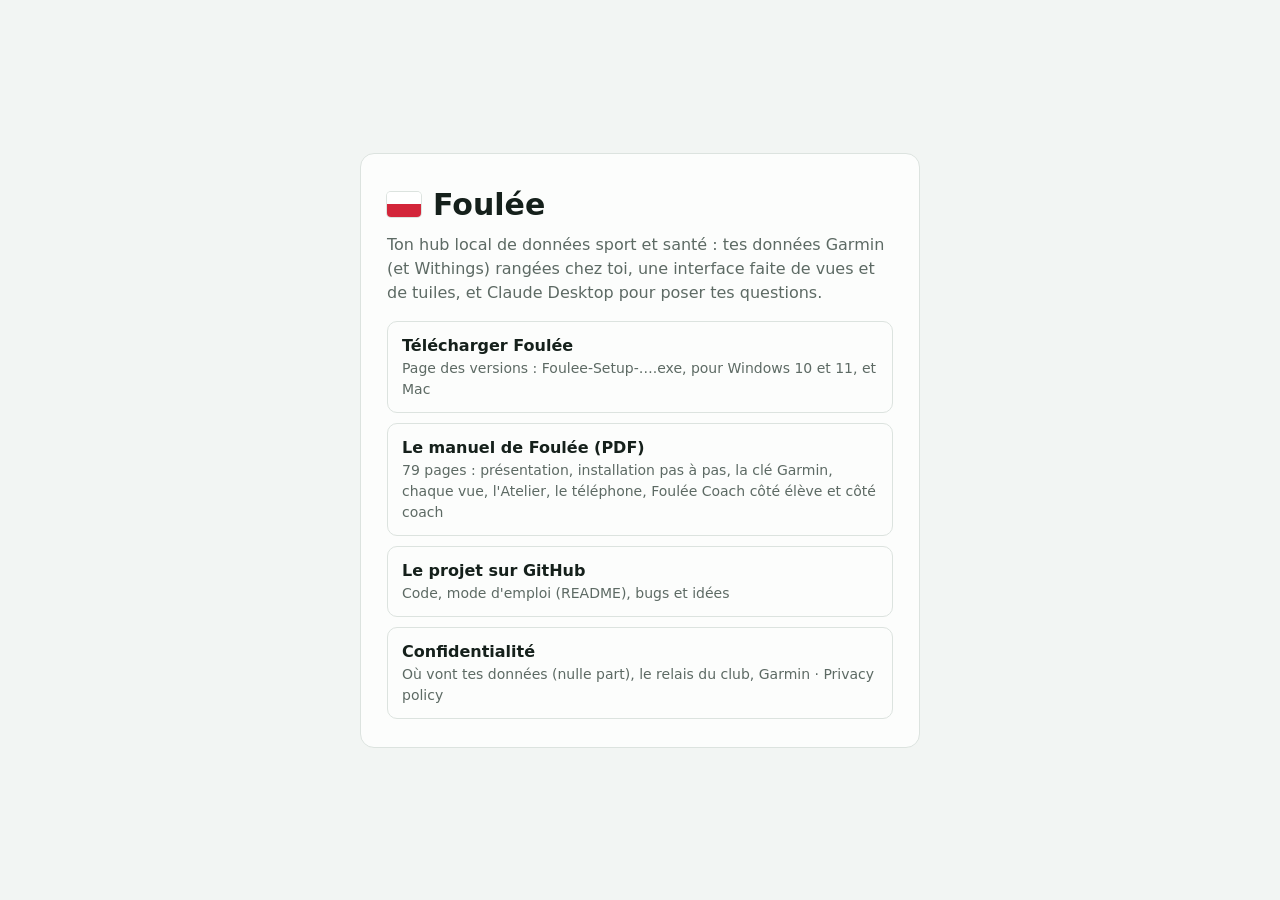
<file: docs/index.html>
<!doctype html>
<html lang="fr">
<head>
<meta charset="utf-8">
<meta name="viewport" content="width=device-width, initial-scale=1">
<title>Foulée</title>
<meta name="description" content="Foulée : ton hub local de données sport et santé (Garmin, Withings), avec Claude Desktop.">
<style>
  :root { color-scheme: light dark; --ink: #15201b; --muted: #5d6a64; --page: #f2f5f3; --card: #fcfdfc; --hair: #dce3df;
    --red: #d3263a; }
  @media (prefers-color-scheme: dark) {
    :root { --ink: #e8eeeb; --muted: #a7b3ad; --page: #101614; --card: #182020; --hair: #2a3532; --red: #ff6b7d; }
  }
  * { box-sizing: border-box; }
  body { margin: 0; min-height: 100vh; display: grid; place-items: center; padding: 24px 16px; background: var(--page);
    color: var(--ink); font: 16px/1.5 system-ui, -apple-system, "Segoe UI", Roboto, sans-serif; }
  main { width: 100%; max-width: 560px; background: var(--card); border: 1px solid var(--hair); border-radius: 14px;
    padding: 28px 26px; }
  .brand { display: flex; align-items: center; gap: 12px; font-weight: 700; font-size: 30px; margin-bottom: 6px; }
  .balise { display: inline-grid; grid-template-rows: 1fr 1fr; width: 34px; height: 25px; border-radius: 4px; overflow: hidden;
    box-shadow: 0 0 0 1px var(--hair); }
  .balise i:first-child { background: #fff; }
  .balise i:last-child { background: #d3263a; }
  p { margin: 0 0 16px; color: var(--muted); }
  ul { list-style: none; margin: 0; padding: 0; display: grid; gap: 10px; }
  a { display: block; padding: 12px 14px; border: 1px solid var(--hair); border-radius: 10px; color: var(--ink);
    text-decoration: none; font-weight: 600; }
  a span { display: block; font-weight: 400; font-size: 14px; color: var(--muted); }
  a:hover, a:focus-visible { border-color: var(--red); }
</style>
</head>
<body>
<main>
  <div class="brand"><span class="balise"><i></i><i></i></span>Foulée</div>
  <p>Ton hub local de données sport et santé : tes données Garmin (et Withings) rangées chez toi, une interface faite
    de vues et de tuiles, et Claude Desktop pour poser tes questions.</p>
  <ul>
    <li><a href="https://github.com/willyl02/foulee/releases">Télécharger Foulée<span>Page des versions : Foulee-Setup-….exe, pour Windows 10 et 11, et Mac</span></a></li>
    <li><a href="presentation/Foulee-manuel.pdf">Le manuel de Foulée (PDF)<span>79 pages : présentation, installation pas à pas, la clé Garmin, chaque vue, l'Atelier, le téléphone, Foulée Coach côté élève et côté coach</span></a></li>
    <li><a href="https://github.com/willyl02/foulee">Le projet sur GitHub<span>Code, mode d'emploi (README), bugs et idées</span></a></li>
    <li><a href="confidentialite/">Confidentialité<span>Où vont tes données (nulle part), le relais du club, Garmin · Privacy policy</span></a></li>
  </ul>
</main>
</body>
</html>
</file>
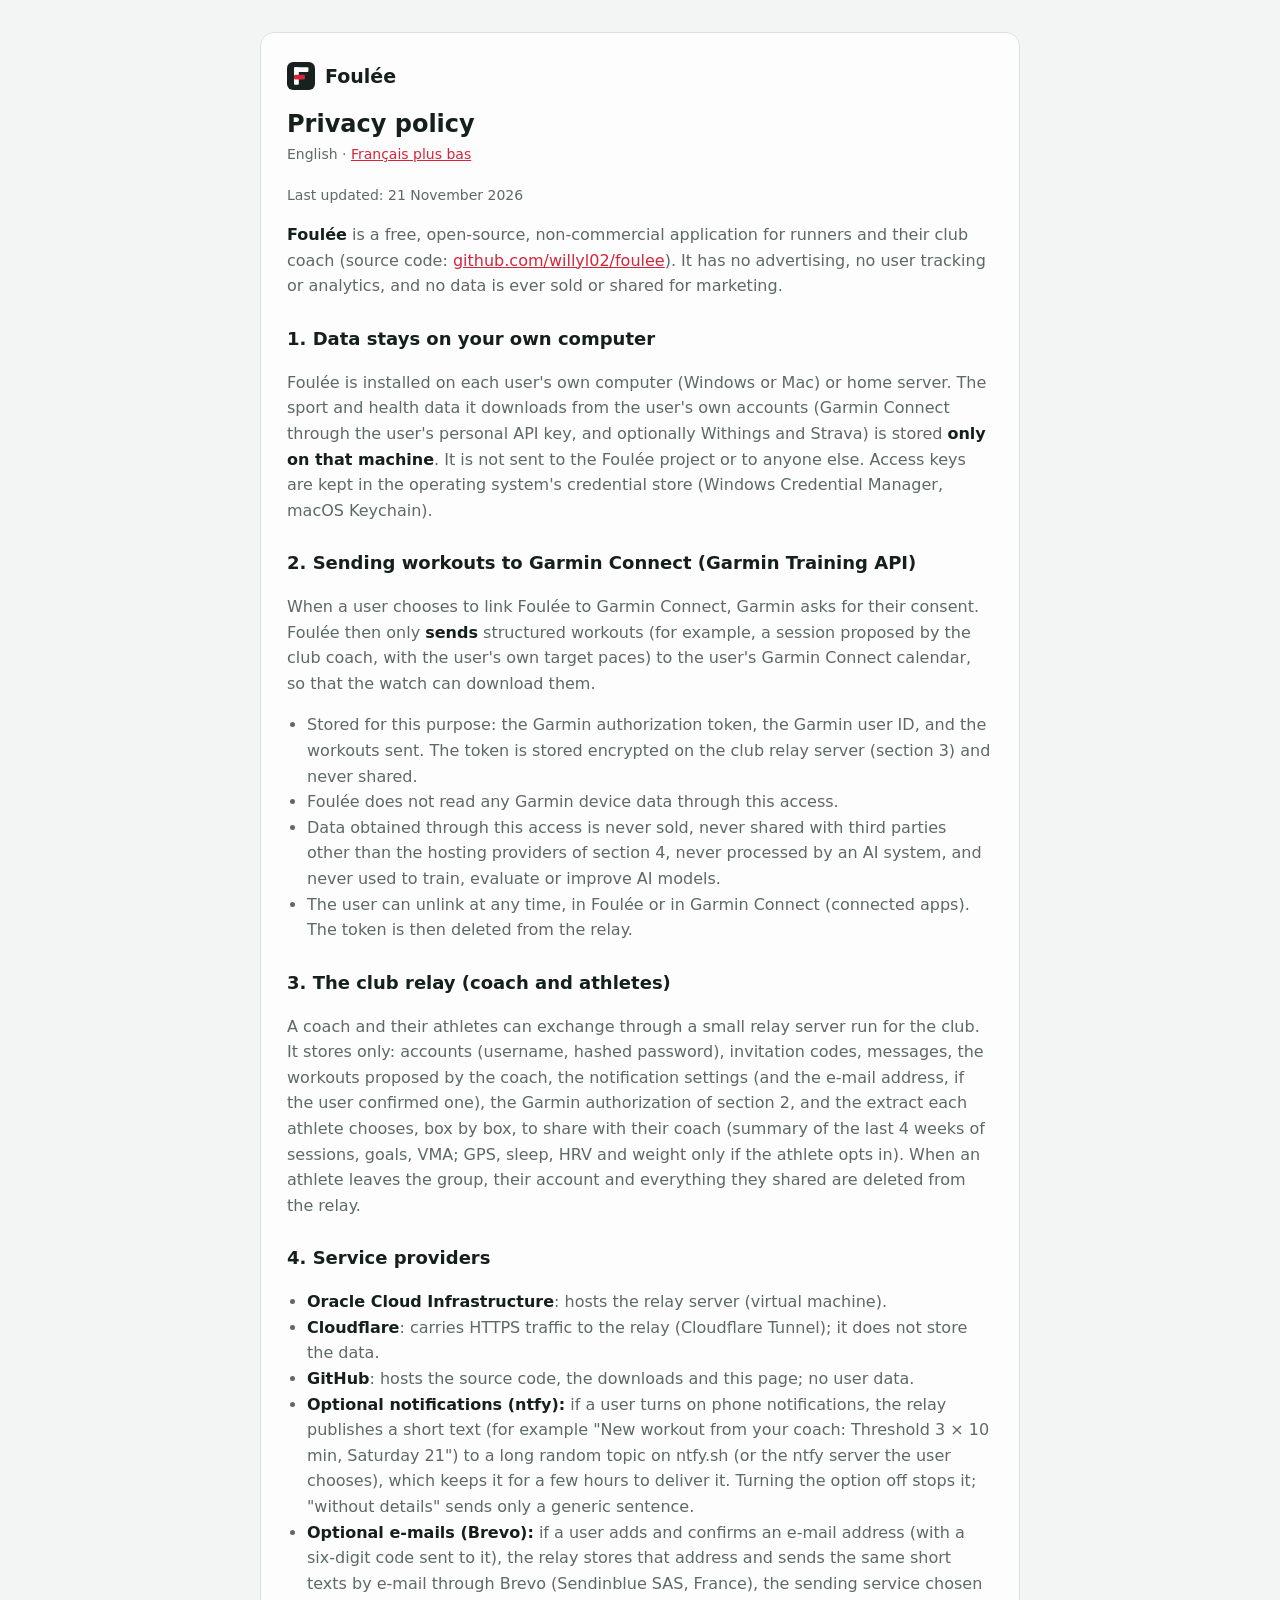
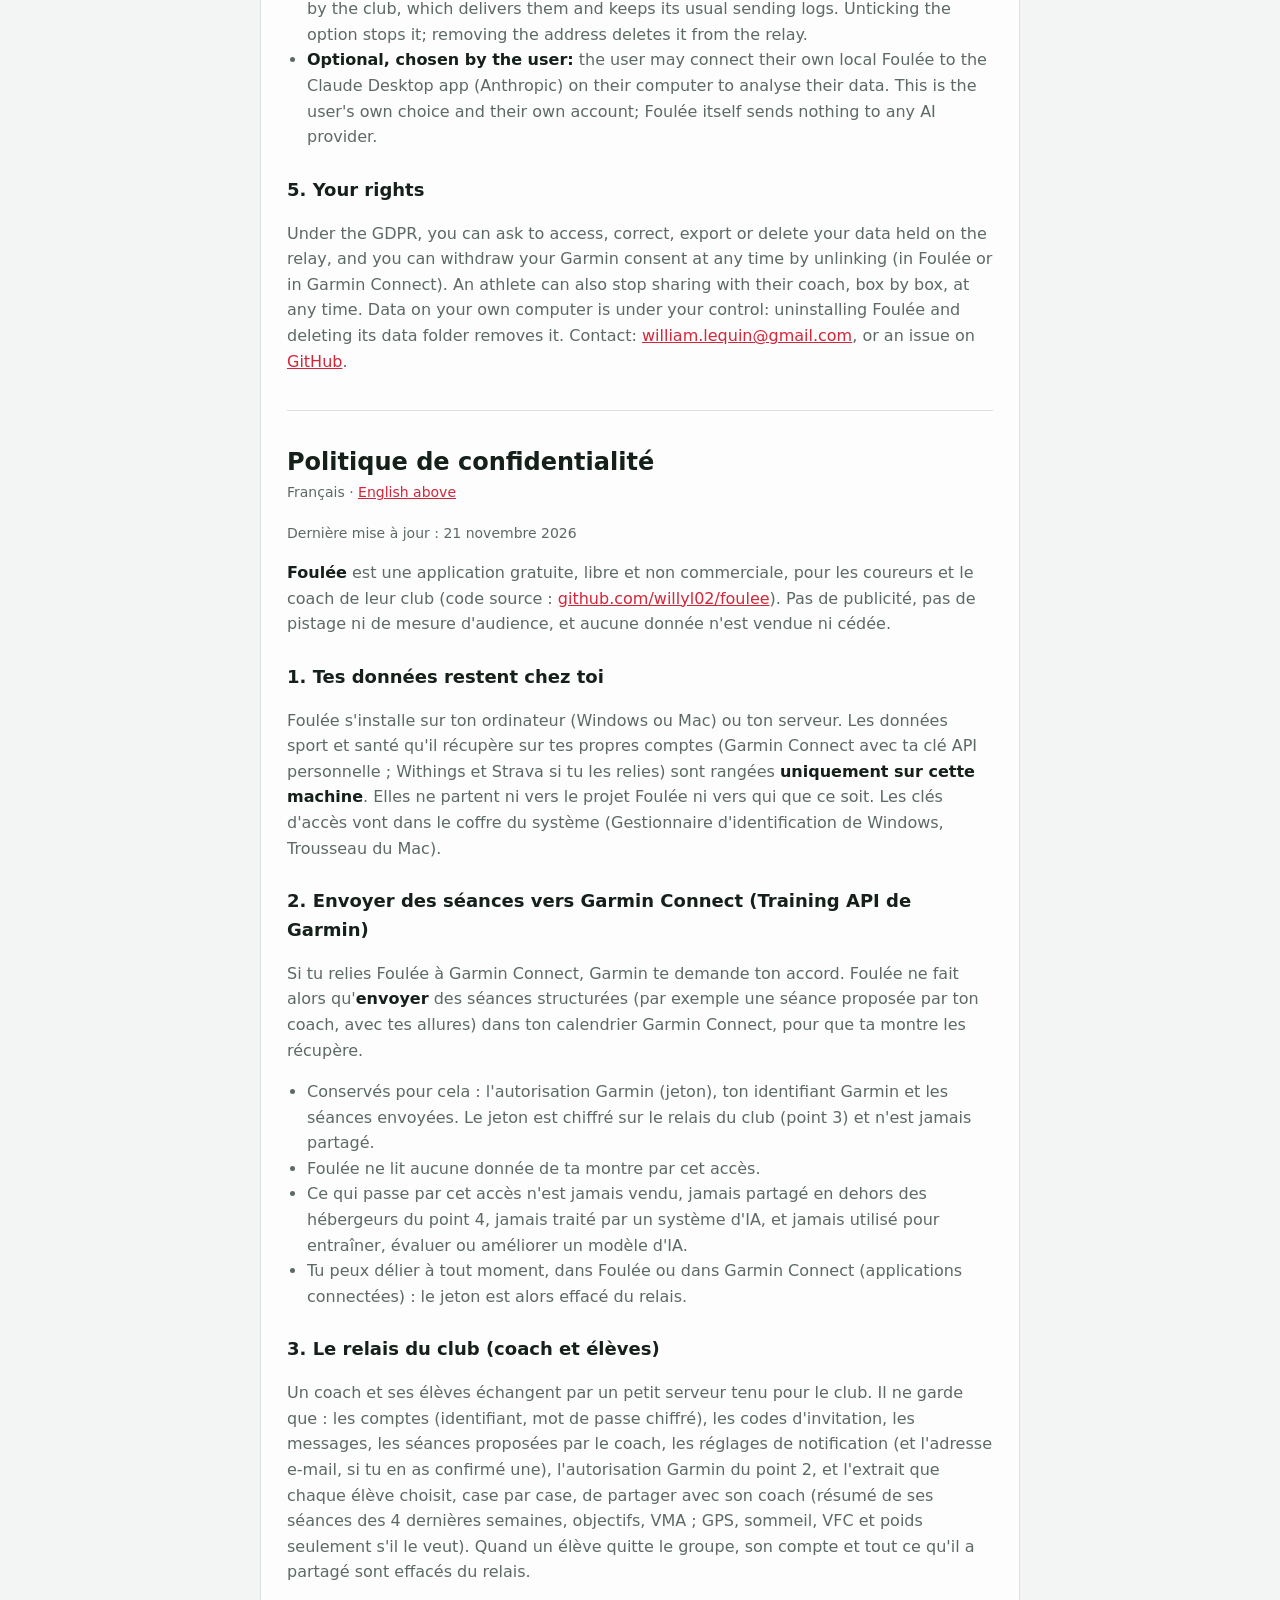
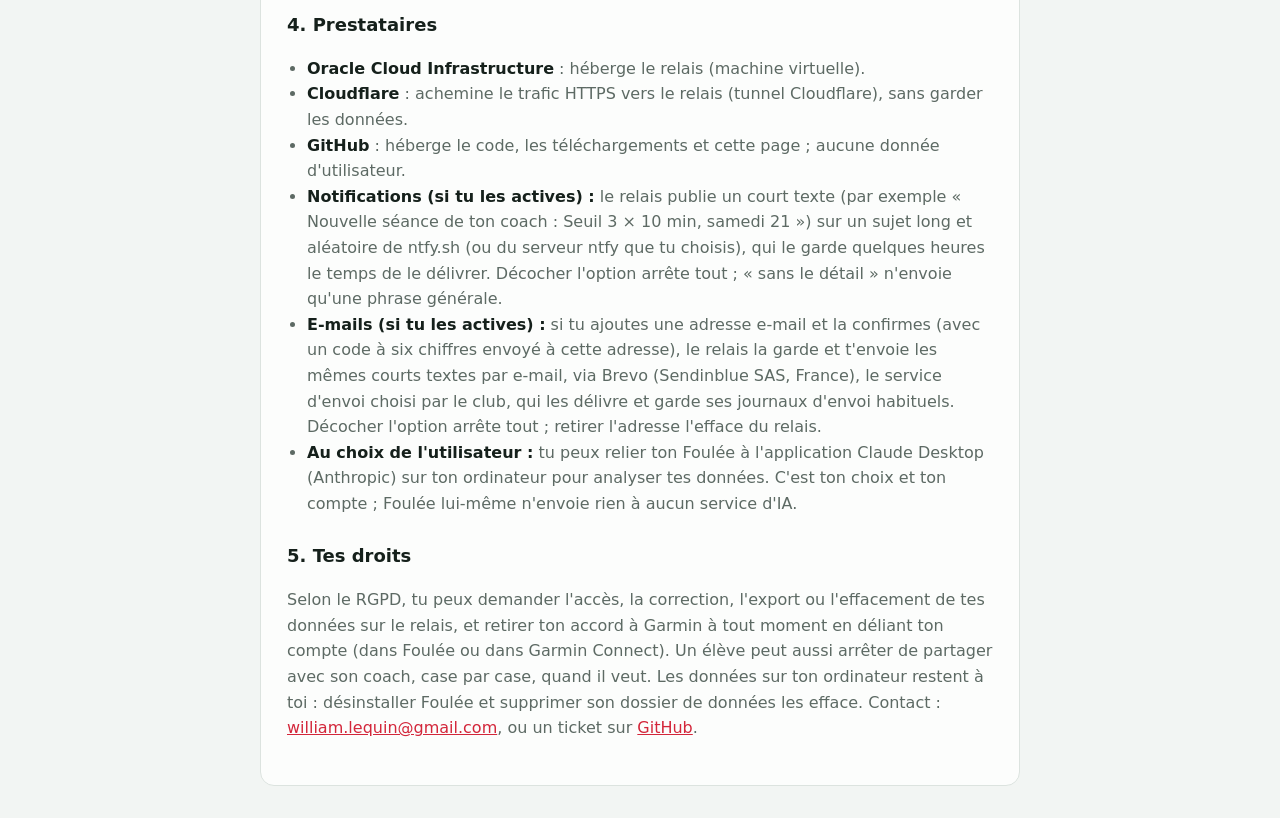
<file: docs/confidentialite/index.html>
<!doctype html>
<html lang="fr">
<head>
<meta charset="utf-8">
<meta name="viewport" content="width=device-width, initial-scale=1">
<title>Foulée · Confidentialité</title>
<meta name="description" content="Politique de confidentialité de Foulée / Foulée privacy policy.">
<style>
  :root { color-scheme: light dark; --ink: #15201b; --muted: #5d6a64; --page: #f2f5f3; --card: #fcfdfc; --hair: #dce3df;
    --red: #d3263a; }
  @media (prefers-color-scheme: dark) {
    :root { --ink: #e8eeeb; --muted: #a7b3ad; --page: #101614; --card: #182020; --hair: #2a3532; --red: #ff6b7d; }
  }
  * { box-sizing: border-box; }
  body { margin: 0; padding: 32px 16px; background: var(--page); color: var(--ink);
    font: 16px/1.6 system-ui, -apple-system, "Segoe UI", Roboto, sans-serif; }
  main { max-width: 760px; margin: 0 auto; background: var(--card); border: 1px solid var(--hair); border-radius: 14px;
    padding: 28px 26px; }
  .brand { display: flex; align-items: center; gap: 10px; font-weight: 600; font-size: 19px; margin-bottom: 18px; }
  .brand svg { width: 28px; height: 28px; }
  h1 { font-size: 24px; margin: 0 0 4px; line-height: 1.25; }
  h2 { font-size: 18px; margin: 26px 0 8px; }
  .lang { font-size: 14px; color: var(--muted); margin: 0 0 18px; }
  .lang a, a { color: var(--red); }
  p, li { color: var(--muted); }
  p b, li b { color: var(--ink); }
  ul { padding-left: 20px; }
  hr { border: 0; border-top: 1px solid var(--hair); margin: 36px 0; }
  .date { font-size: 14px; color: var(--muted); }
</style>
</head>
<body>
<main>
  <div class="brand">
    <svg viewBox="0 0 32 32" aria-hidden="true"><rect width="32" height="32" rx="7" fill="#182020"/>
      <rect x="8" y="6" width="5.5" height="20" rx="1.2" fill="#fff"/><rect x="8" y="6" width="16.5" height="5.5" rx="1.2" fill="#fff"/>
      <rect x="8" y="14.5" width="12.5" height="5.5" rx="1.2" fill="#d3263a"/></svg>
    Foulée
  </div>

  <h1 id="en">Privacy policy</h1>
  <p class="lang">English · <a href="#fr">Français plus bas</a></p>
  <p class="date">Last updated: 21 November 2026</p>

  <p><b>Foulée</b> is a free, open-source, non-commercial application for runners and their club coach
  (source code: <a href="https://github.com/willyl02/foulee">github.com/willyl02/foulee</a>). It has no
  advertising, no user tracking or analytics, and no data is ever sold or shared for marketing.</p>

  <h2>1. Data stays on your own computer</h2>
  <p>Foulée is installed on each user's own computer (Windows or Mac) or home server. The sport and health data it
  downloads from the user's own accounts (Garmin Connect through the user's personal API key, and optionally
  Withings and Strava) is stored <b>only on that machine</b>. It is not sent to the Foulée project or to anyone
  else. Access keys are kept in the operating system's credential store (Windows Credential Manager, macOS
  Keychain).</p>

  <h2>2. Sending workouts to Garmin Connect (Garmin Training API)</h2>
  <p>When a user chooses to link Foulée to Garmin Connect, Garmin asks for their consent. Foulée then only
  <b>sends</b> structured workouts (for example, a session proposed by the club coach, with the user's own
  target paces) to the user's Garmin Connect calendar, so that the watch can download them.</p>
  <ul>
    <li>Stored for this purpose: the Garmin authorization token, the Garmin user ID, and the workouts sent.
      The token is stored encrypted on the club relay server (section 3) and never shared.</li>
    <li>Foulée does not read any Garmin device data through this access.</li>
    <li>Data obtained through this access is never sold, never shared with third parties other than the hosting
      providers of section 4, never processed by an AI system, and never used to train, evaluate or improve AI
      models.</li>
    <li>The user can unlink at any time, in Foulée or in Garmin Connect (connected apps). The token is then
      deleted from the relay.</li>
  </ul>

  <h2>3. The club relay (coach and athletes)</h2>
  <p>A coach and their athletes can exchange through a small relay server run for the club. It stores only:
  accounts (username, hashed password), invitation codes, messages, the workouts proposed by the coach, the
  notification settings (and the e-mail address, if the user confirmed one), the
  Garmin authorization of section 2, and the extract each athlete chooses, box by box, to share with their coach
  (summary of the last 4 weeks of sessions, goals, VMA; GPS, sleep, HRV and weight only if the athlete opts in).
  When an athlete leaves the group, their account and everything they shared are deleted from the relay.</p>

  <h2>4. Service providers</h2>
  <ul>
    <li><b>Oracle Cloud Infrastructure</b>: hosts the relay server (virtual machine).</li>
    <li><b>Cloudflare</b>: carries HTTPS traffic to the relay (Cloudflare Tunnel); it does not store the data.</li>
    <li><b>GitHub</b>: hosts the source code, the downloads and this page; no user data.</li>
    <li><b>Optional notifications (ntfy):</b> if a user turns on phone notifications, the relay publishes a short
      text (for example "New workout from your coach: Threshold 3 × 10 min, Saturday 21") to a long random topic on
      ntfy.sh (or the ntfy server the user chooses), which keeps it for a few hours to deliver it. Turning the
      option off stops it; "without details" sends only a generic sentence.</li>
    <li><b>Optional e-mails (Brevo):</b> if a user adds and confirms an e-mail address (with a six-digit code sent to
      it), the relay stores that address and sends the same short texts by e-mail through Brevo (Sendinblue SAS,
      France), the sending service chosen by the club, which delivers them and keeps its usual sending logs.
      Unticking the option stops it; removing the address deletes it from the relay.</li>
    <li><b>Optional, chosen by the user:</b> the user may connect their own local Foulée to the Claude Desktop app
      (Anthropic) on their computer to analyse their data. This is the user's own choice and their own account;
      Foulée itself sends nothing to any AI provider.</li>
  </ul>

  <h2>5. Your rights</h2>
  <p>Under the GDPR, you can ask to access, correct, export or delete your data held on the relay, and you can
  withdraw your Garmin consent at any time by unlinking (in Foulée or in Garmin Connect).
  An athlete can also stop sharing with their coach, box by box, at any time. Data on your own computer is under your control: uninstalling Foulée and deleting its data folder
  removes it. Contact: <a href="mailto:william.lequin@gmail.com">william.lequin@gmail.com</a>, or an issue on
  <a href="https://github.com/willyl02/foulee/issues">GitHub</a>.</p>

  <hr>

  <h1 id="fr">Politique de confidentialité</h1>
  <p class="lang">Français · <a href="#en">English above</a></p>
  <p class="date">Dernière mise à jour : 21 novembre 2026</p>

  <p><b>Foulée</b> est une application gratuite, libre et non commerciale, pour les coureurs et le coach de leur
  club (code source : <a href="https://github.com/willyl02/foulee">github.com/willyl02/foulee</a>). Pas de
  publicité, pas de pistage ni de mesure d'audience, et aucune donnée n'est vendue ni cédée.</p>

  <h2>1. Tes données restent chez toi</h2>
  <p>Foulée s'installe sur ton ordinateur (Windows ou Mac) ou ton serveur. Les données sport et santé qu'il
  récupère sur tes propres comptes (Garmin Connect avec ta clé API personnelle ; Withings et Strava si tu les
  relies) sont rangées <b>uniquement sur cette machine</b>. Elles ne partent ni vers le projet Foulée ni vers qui
  que ce soit. Les clés d'accès vont dans le coffre du système (Gestionnaire d'identification de Windows,
  Trousseau du Mac).</p>

  <h2>2. Envoyer des séances vers Garmin Connect (Training API de Garmin)</h2>
  <p>Si tu relies Foulée à Garmin Connect, Garmin te demande ton accord. Foulée ne fait alors qu'<b>envoyer</b>
  des séances structurées (par exemple une séance proposée par ton coach, avec tes allures) dans ton calendrier
  Garmin Connect, pour que ta montre les récupère.</p>
  <ul>
    <li>Conservés pour cela : l'autorisation Garmin (jeton), ton identifiant Garmin et les séances envoyées. Le
      jeton est chiffré sur le relais du club (point 3) et n'est jamais partagé.</li>
    <li>Foulée ne lit aucune donnée de ta montre par cet accès.</li>
    <li>Ce qui passe par cet accès n'est jamais vendu, jamais partagé en dehors des hébergeurs du point 4, jamais
      traité par un système d'IA, et jamais utilisé pour entraîner, évaluer ou améliorer un modèle d'IA.</li>
    <li>Tu peux délier à tout moment, dans Foulée ou dans Garmin Connect (applications connectées) : le jeton est
      alors effacé du relais.</li>
  </ul>

  <h2>3. Le relais du club (coach et élèves)</h2>
  <p>Un coach et ses élèves échangent par un petit serveur tenu pour le club. Il ne garde que : les comptes
  (identifiant, mot de passe chiffré), les codes d'invitation, les messages, les séances proposées par le coach,
  les réglages de notification (et l'adresse e-mail, si tu en as confirmé une),
  l'autorisation Garmin du point 2, et l'extrait que chaque élève choisit, case par case, de partager avec son
  coach (résumé de ses séances des 4 dernières semaines, objectifs, VMA ; GPS, sommeil, VFC et poids seulement
  s'il le veut). Quand un élève quitte le groupe, son compte et tout ce qu'il a partagé sont effacés du relais.</p>

  <h2>4. Prestataires</h2>
  <ul>
    <li><b>Oracle Cloud Infrastructure</b> : héberge le relais (machine virtuelle).</li>
    <li><b>Cloudflare</b> : achemine le trafic HTTPS vers le relais (tunnel Cloudflare), sans garder les données.</li>
    <li><b>GitHub</b> : héberge le code, les téléchargements et cette page ; aucune donnée d'utilisateur.</li>
    <li><b>Notifications (si tu les actives) :</b> le relais publie un court texte (par exemple « Nouvelle séance de
      ton coach : Seuil 3 × 10 min, samedi 21 ») sur un sujet long et aléatoire de ntfy.sh (ou du serveur ntfy que tu
      choisis), qui le garde quelques heures le temps de le délivrer. Décocher l'option arrête tout ; « sans le
      détail » n'envoie qu'une phrase générale.</li>
    <li><b>E-mails (si tu les actives) :</b> si tu ajoutes une adresse e-mail et la confirmes (avec un code à six
      chiffres envoyé à cette adresse), le relais la garde et t'envoie les mêmes courts textes par e-mail, via Brevo
      (Sendinblue SAS, France), le service d'envoi choisi par le club, qui les délivre et garde ses journaux d'envoi
      habituels. Décocher l'option arrête tout ; retirer l'adresse l'efface du relais.</li>
    <li><b>Au choix de l'utilisateur :</b> tu peux relier ton Foulée à l'application Claude Desktop (Anthropic) sur
      ton ordinateur pour analyser tes données. C'est ton choix et ton compte ; Foulée lui-même n'envoie rien à
      aucun service d'IA.</li>
  </ul>

  <h2>5. Tes droits</h2>
  <p>Selon le RGPD, tu peux demander l'accès, la correction, l'export ou l'effacement de tes données sur le relais,
  et retirer ton accord à Garmin à tout moment en déliant ton compte (dans Foulée ou dans Garmin Connect). Un
  élève peut aussi arrêter de partager avec son coach, case par case, quand il veut. Les données sur ton ordinateur restent à toi : désinstaller Foulée et supprimer son dossier
  de données les efface. Contact : <a href="mailto:william.lequin@gmail.com">william.lequin@gmail.com</a>, ou un
  ticket sur <a href="https://github.com/willyl02/foulee/issues">GitHub</a>.</p>
</main>
</body>
</html>
</file>
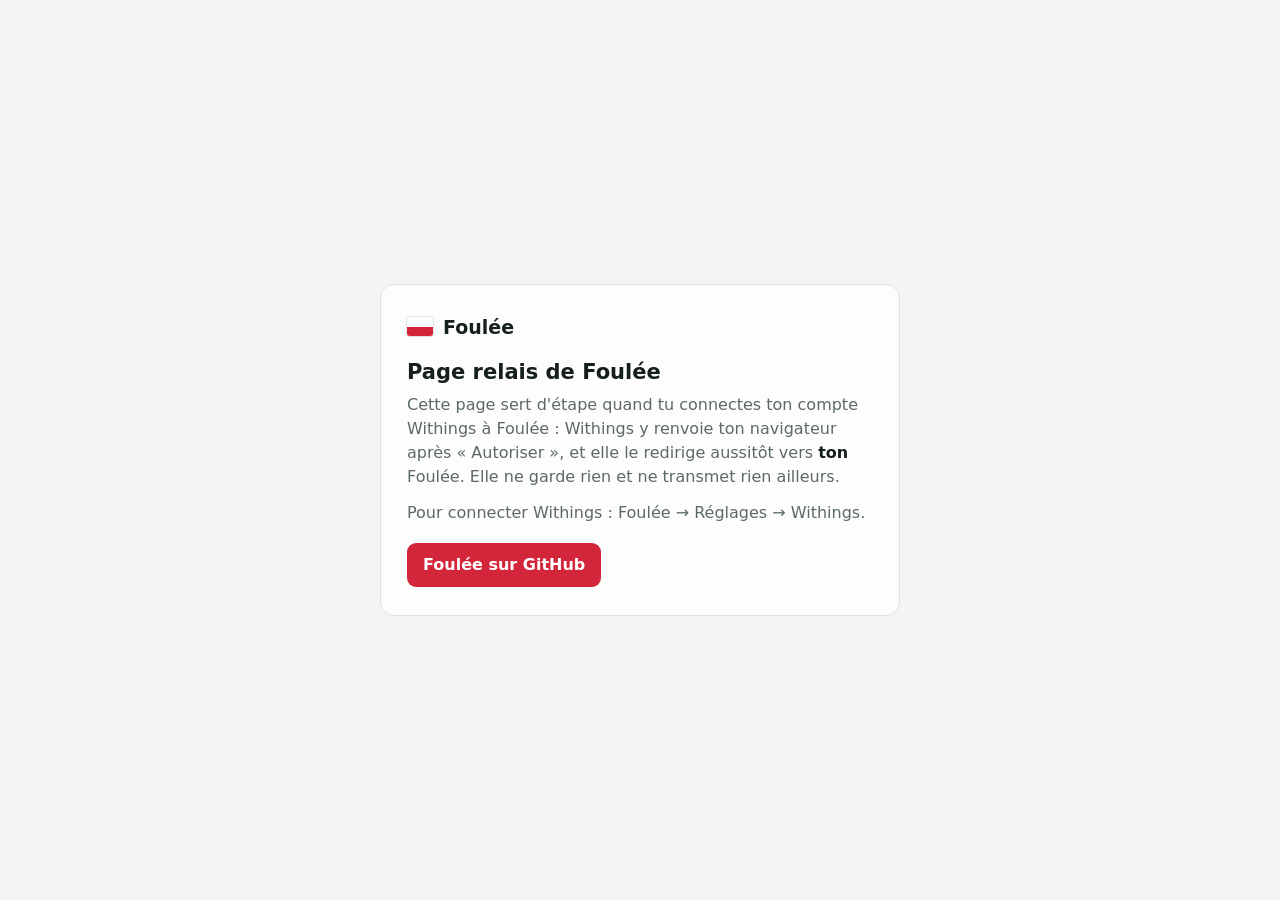
<file: docs/withings/index.html>
<!doctype html>
<html lang="fr">
<head>
<meta charset="utf-8">
<meta name="viewport" content="width=device-width, initial-scale=1">
<meta name="referrer" content="no-referrer">
<meta name="robots" content="noindex">
<title>Foulée · retour de Withings</title>
<!--
  Page relais de Foulée pour Withings.

  Withings n'accepte comme adresse de retour qu'une adresse publique en https : il refuse
  127.0.0.1 et les adresses du réseau local. Après « Autoriser », il envoie donc le navigateur
  ici, avec un code à usage unique (valable 30 secondes) et le « state » préparé par Foulée,
  qui contient l'adresse de TON Foulée (ce PC, ou ton serveur). Cette page renvoie aussitôt
  le navigateur vers cette adresse, et rien d'autre :
  - elle ne garde rien, n'appelle aucun service et ne charge aucun script extérieur ;
  - elle n'accepte qu'une adresse locale (127.0.0.1, localhost, réseau de la maison,
    Tailscale) : impossible de s'en servir pour envoyer le code ailleurs ;
  - le code ne sert à rien sans le « Secret » de ton appli Withings, qui ne quitte jamais
    ton Foulée.
-->
<style>
  :root { color-scheme: light dark; --ink: #15201b; --muted: #5d6a64; --page: #f2f5f3; --card: #fcfdfc; --hair: #dce3df;
    --red: #d3263a; }
  @media (prefers-color-scheme: dark) {
    :root { --ink: #e8eeeb; --muted: #a7b3ad; --page: #101614; --card: #182020; --hair: #2a3532; --red: #ff6b7d; }
  }
  * { box-sizing: border-box; }
  body { margin: 0; min-height: 100vh; display: grid; place-items: center; padding: 24px 16px; background: var(--page);
    color: var(--ink); font: 16px/1.5 system-ui, -apple-system, "Segoe UI", Roboto, sans-serif; }
  main { width: 100%; max-width: 520px; background: var(--card); border: 1px solid var(--hair); border-radius: 14px;
    padding: 28px 26px; }
  .brand { display: flex; align-items: center; gap: 10px; font-weight: 600; font-size: 19px; margin-bottom: 18px; }
  .balise { display: inline-grid; grid-template-rows: 1fr 1fr; width: 26px; height: 19px; border-radius: 3px; overflow: hidden;
    box-shadow: 0 0 0 1px var(--hair); }
  .balise i:first-child { background: #fff; }
  .balise i:last-child { background: #d3263a; }
  h1 { font-size: 21px; margin: 0 0 8px; line-height: 1.25; }
  p { margin: 0 0 12px; color: var(--muted); }
  p b { color: var(--ink); }
  .btn { display: inline-block; margin-top: 6px; padding: 10px 16px; border-radius: 9px; background: var(--red); color: #fff;
    font-weight: 600; text-decoration: none; }
  .btn:focus-visible { outline: 3px solid color-mix(in srgb, var(--red) 40%, transparent); outline-offset: 2px; }
  .error h1 { color: var(--red); }
  code { font-size: 14px; }
  .spinner { width: 22px; height: 22px; border-radius: 50%; border: 3px solid var(--hair); border-top-color: var(--red);
    animation: spin 0.9s linear infinite; display: inline-block; vertical-align: -5px; margin-right: 8px; }
  @keyframes spin { to { transform: rotate(360deg); } }
  @media (prefers-reduced-motion: reduce) { .spinner { animation: none; } }
</style>
</head>
<body>
<main id="box">
  <div class="brand"><span class="balise"><i></i><i></i></span>Foulée</div>
  <h1><span class="spinner" aria-hidden="true"></span>Retour vers Foulée…</h1>
  <p>Un instant : ton navigateur repart vers ton Foulée avec l'autorisation de Withings.</p>
</main>
<noscript><p style="text-align:center">Active JavaScript pour revenir automatiquement vers Foulée.</p></noscript>
<script>
(function () {
  "use strict";
  var box = document.getElementById("box");
  var brand = '<div class="brand"><span class="balise"><i></i><i></i></span>Foulée</div>';

  function show(title, text, isError) {
    box.className = isError ? "error" : "";
    box.innerHTML = brand + "<h1></h1>" + text;
    box.querySelector("h1").textContent = title;
  }

  // Adresses acceptées : la machine elle-même, le réseau de la maison, Tailscale
  function localHost(hostname) {
    var h = String(hostname || "").toLowerCase().replace(/^\[|\]$/g, "");
    if (h === "localhost" || /\.localhost$/.test(h) || h === "::1") return true;
    var m = h.match(/^(\d{1,3})\.(\d{1,3})\.(\d{1,3})\.(\d{1,3})$/);
    if (m) {
      var a = +m[1], b = +m[2];
      return a === 127 || a === 10 || (a === 192 && b === 168) || (a === 172 && b >= 16 && b <= 31) ||
        (a === 100 && b >= 64 && b <= 127);
    }
    if (h.indexOf(":") >= 0) return /^(fc|fd|fe8|fe9|fea|feb)/.test(h);
    if (h.indexOf(".") < 0) return h.length > 0;
    return /\.(ts\.net|local|lan|home|home\.arpa|internal|intranet)$/.test(h);
  }

  function decodeState(state) {
    var text = String(state || "").replace(/-/g, "+").replace(/_/g, "/");
    while (text.length % 4) text += "=";
    var data = JSON.parse(atob(text));
    if (!data || typeof data.r !== "string" || typeof data.n !== "string") throw new Error("state");
    return data;
  }

  var query = new URLSearchParams(location.search);
  var code = query.get("code") || "";
  var state = query.get("state") || "";
  var error = query.get("error") || "";

  if (!code && !state && !error) {
    show("Page relais de Foulée",
      "<p>Cette page sert d'étape quand tu connectes ton compte Withings à Foulée : Withings y renvoie ton " +
      "navigateur après « Autoriser », et elle le redirige aussitôt vers <b>ton</b> Foulée. Elle ne garde rien et " +
      "ne transmet rien ailleurs.</p><p>Pour connecter Withings : Foulée → Réglages → Withings.</p>" +
      '<a class="btn" href="https://github.com/willyl02/foulee">Foulée sur GitHub</a>', false);
    return;
  }

  var data;
  try {
    data = decodeState(state);
  } catch (e) {
    show("Retour impossible",
      "<p>Withings n'a pas renvoyé les informations attendues" + (error ? " (<code></code>)" : "") + ".</p>" +
      "<p>Retourne dans Foulée, Réglages → Withings, et relance la connexion.</p>", true);
    if (error) box.querySelector("code").textContent = error;
    return;
  }

  var target;
  try {
    target = new URL(data.r);
  } catch (e) {
    target = null;
  }
  if (!target || !/^https?:$/.test(target.protocol) || !localHost(target.hostname)) {
    show("Adresse de retour refusée",
      "<p>Cette page ne renvoie que vers un Foulée de ta maison : ce PC, ton serveur ou ton réseau Tailscale. " +
      "L'adresse demandée (<code></code>) n'en fait pas partie.</p>", true);
    box.querySelector("code").textContent = data.r;
    return;
  }

  var params = new URLSearchParams();
  if (code) params.set("code", code);
  params.set("state", state);
  if (error) params.set("error", error);
  var url = target.origin + "/withings/retour?" + params.toString();

  // Le code ne reste pas dans l'historique du navigateur
  try { history.replaceState(null, "", location.pathname); } catch (e) { /* sans importance */ }
  show("Retour vers Foulée…",
    "<p>Si rien ne se passe, clique sur le bouton tout de suite : l'autorisation de Withings ne vaut que " +
    "30 secondes.</p>" + '<a class="btn" id="go">Revenir à Foulée</a>', false);
  var go = document.getElementById("go");
  go.href = url;
  location.replace(url);
})();
</script>
</body>
</html>
</file>
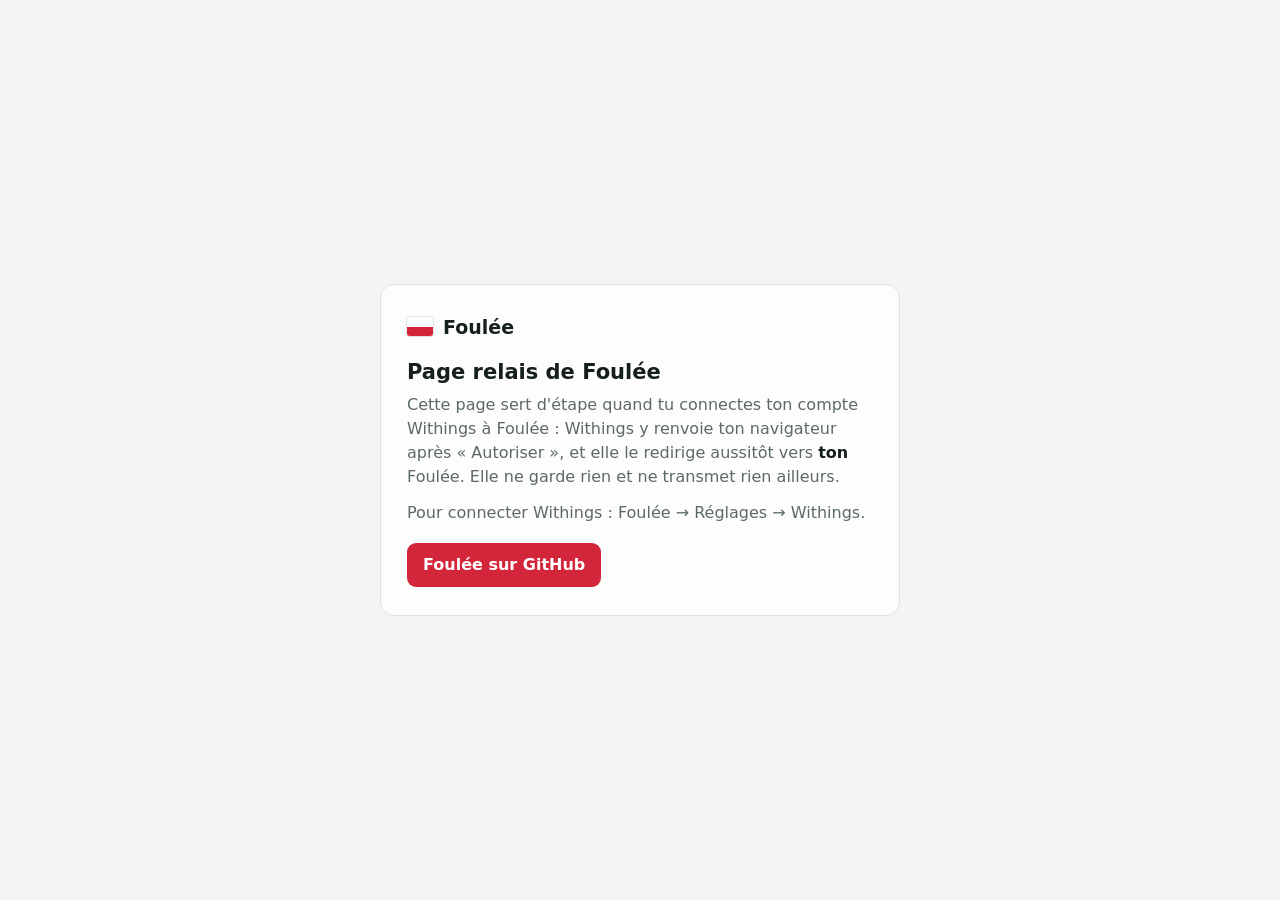
<file: foulee/relais/withings.html>
<!doctype html>
<html lang="fr">
<head>
<meta charset="utf-8">
<meta name="viewport" content="width=device-width, initial-scale=1">
<meta name="referrer" content="no-referrer">
<meta name="robots" content="noindex">
<title>Foulée · retour de Withings</title>
<!--
  Page relais de Foulée pour Withings, servie par le relais du club (https://relais.foulee-coach.com/withings/)
  depuis la 0.8.3 ; la copie de docs/withings (GitHub Pages) reste pour les versions plus anciennes.

  Withings n'accepte comme adresse de retour qu'une adresse publique en https : il refuse
  127.0.0.1 et les adresses du réseau local. Après « Autoriser », il envoie donc le navigateur
  ici, avec un code à usage unique (valable 30 secondes) et le « state » préparé par Foulée,
  qui contient l'adresse de TON Foulée (ce PC, ou ton serveur). Cette page renvoie aussitôt
  le navigateur vers cette adresse, et rien d'autre :
  - elle ne garde rien, n'appelle aucun service et ne charge aucun script extérieur ;
  - elle n'accepte qu'une adresse locale (127.0.0.1, localhost, réseau de la maison,
    Tailscale) : impossible de s'en servir pour envoyer le code ailleurs ;
  - le code ne sert à rien sans le « Secret » de ton appli Withings, qui ne quitte jamais
    ton Foulée.
-->
<style>
  :root { color-scheme: light dark; --ink: #15201b; --muted: #5d6a64; --page: #f2f5f3; --card: #fcfdfc; --hair: #dce3df;
    --red: #d3263a; }
  @media (prefers-color-scheme: dark) {
    :root { --ink: #e8eeeb; --muted: #a7b3ad; --page: #101614; --card: #182020; --hair: #2a3532; --red: #ff6b7d; }
  }
  * { box-sizing: border-box; }
  body { margin: 0; min-height: 100vh; display: grid; place-items: center; padding: 24px 16px; background: var(--page);
    color: var(--ink); font: 16px/1.5 system-ui, -apple-system, "Segoe UI", Roboto, sans-serif; }
  main { width: 100%; max-width: 520px; background: var(--card); border: 1px solid var(--hair); border-radius: 14px;
    padding: 28px 26px; }
  .brand { display: flex; align-items: center; gap: 10px; font-weight: 600; font-size: 19px; margin-bottom: 18px; }
  .balise { display: inline-grid; grid-template-rows: 1fr 1fr; width: 26px; height: 19px; border-radius: 3px; overflow: hidden;
    box-shadow: 0 0 0 1px var(--hair); }
  .balise i:first-child { background: #fff; }
  .balise i:last-child { background: #d3263a; }
  h1 { font-size: 21px; margin: 0 0 8px; line-height: 1.25; }
  p { margin: 0 0 12px; color: var(--muted); }
  p b { color: var(--ink); }
  .btn { display: inline-block; margin-top: 6px; padding: 10px 16px; border-radius: 9px; background: var(--red); color: #fff;
    font-weight: 600; text-decoration: none; }
  .btn:focus-visible { outline: 3px solid color-mix(in srgb, var(--red) 40%, transparent); outline-offset: 2px; }
  .error h1 { color: var(--red); }
  code { font-size: 14px; }
  .spinner { width: 22px; height: 22px; border-radius: 50%; border: 3px solid var(--hair); border-top-color: var(--red);
    animation: spin 0.9s linear infinite; display: inline-block; vertical-align: -5px; margin-right: 8px; }
  @keyframes spin { to { transform: rotate(360deg); } }
  @media (prefers-reduced-motion: reduce) { .spinner { animation: none; } }
</style>
</head>
<body>
<main id="box">
  <div class="brand"><span class="balise"><i></i><i></i></span>Foulée</div>
  <h1><span class="spinner" aria-hidden="true"></span>Retour vers Foulée…</h1>
  <p>Un instant : ton navigateur repart vers ton Foulée avec l'autorisation de Withings.</p>
</main>
<noscript><p style="text-align:center">Active JavaScript pour revenir automatiquement vers Foulée.</p></noscript>
<script>
(function () {
  "use strict";
  var box = document.getElementById("box");
  var brand = '<div class="brand"><span class="balise"><i></i><i></i></span>Foulée</div>';

  function show(title, text, isError) {
    box.className = isError ? "error" : "";
    box.innerHTML = brand + "<h1></h1>" + text;
    box.querySelector("h1").textContent = title;
  }

  // Adresses acceptées : la machine elle-même, le réseau de la maison, Tailscale
  function localHost(hostname) {
    var h = String(hostname || "").toLowerCase().replace(/^\[|\]$/g, "");
    if (h === "localhost" || /\.localhost$/.test(h) || h === "::1") return true;
    var m = h.match(/^(\d{1,3})\.(\d{1,3})\.(\d{1,3})\.(\d{1,3})$/);
    if (m) {
      var a = +m[1], b = +m[2];
      return a === 127 || a === 10 || (a === 192 && b === 168) || (a === 172 && b >= 16 && b <= 31) ||
        (a === 100 && b >= 64 && b <= 127);
    }
    if (h.indexOf(":") >= 0) return /^(fc|fd|fe8|fe9|fea|feb)/.test(h);
    if (h.indexOf(".") < 0) return h.length > 0;
    return /\.(ts\.net|local|lan|home|home\.arpa|internal|intranet)$/.test(h);
  }

  function decodeState(state) {
    var text = String(state || "").replace(/-/g, "+").replace(/_/g, "/");
    while (text.length % 4) text += "=";
    var data = JSON.parse(atob(text));
    if (!data || typeof data.r !== "string" || typeof data.n !== "string") throw new Error("state");
    return data;
  }

  var query = new URLSearchParams(location.search);
  var code = query.get("code") || "";
  var state = query.get("state") || "";
  var error = query.get("error") || "";

  if (!code && !state && !error) {
    show("Page relais de Foulée",
      "<p>Cette page sert d'étape quand tu connectes ton compte Withings à Foulée : Withings y renvoie ton " +
      "navigateur après « Autoriser », et elle le redirige aussitôt vers <b>ton</b> Foulée. Elle ne garde rien et " +
      "ne transmet rien ailleurs.</p><p>Pour connecter Withings : Foulée → Réglages → Withings.</p>" +
      '<a class="btn" href="https://github.com/willyl02/foulee">Foulée sur GitHub</a>', false);
    return;
  }

  var data;
  try {
    data = decodeState(state);
  } catch (e) {
    show("Retour impossible",
      "<p>Withings n'a pas renvoyé les informations attendues" + (error ? " (<code></code>)" : "") + ".</p>" +
      "<p>Retourne dans Foulée, Réglages → Withings, et relance la connexion.</p>", true);
    if (error) box.querySelector("code").textContent = error;
    return;
  }

  var target;
  try {
    target = new URL(data.r);
  } catch (e) {
    target = null;
  }
  if (!target || !/^https?:$/.test(target.protocol) || !localHost(target.hostname)) {
    show("Adresse de retour refusée",
      "<p>Cette page ne renvoie que vers un Foulée de ta maison : ce PC, ton serveur ou ton réseau Tailscale. " +
      "L'adresse demandée (<code></code>) n'en fait pas partie.</p>", true);
    box.querySelector("code").textContent = data.r;
    return;
  }

  var params = new URLSearchParams();
  if (code) params.set("code", code);
  params.set("state", state);
  if (error) params.set("error", error);
  var url = target.origin + "/withings/retour?" + params.toString();

  // Le code ne reste pas dans l'historique du navigateur
  try { history.replaceState(null, "", location.pathname); } catch (e) { /* sans importance */ }
  show("Retour vers Foulée…",
    "<p>Si rien ne se passe, clique sur le bouton tout de suite : l'autorisation de Withings ne vaut que " +
    "30 secondes.</p>" + '<a class="btn" id="go">Revenir à Foulée</a>', false);
  var go = document.getElementById("go");
  go.href = url;
  location.replace(url);
})();
</script>
</body>
</html>
</file>
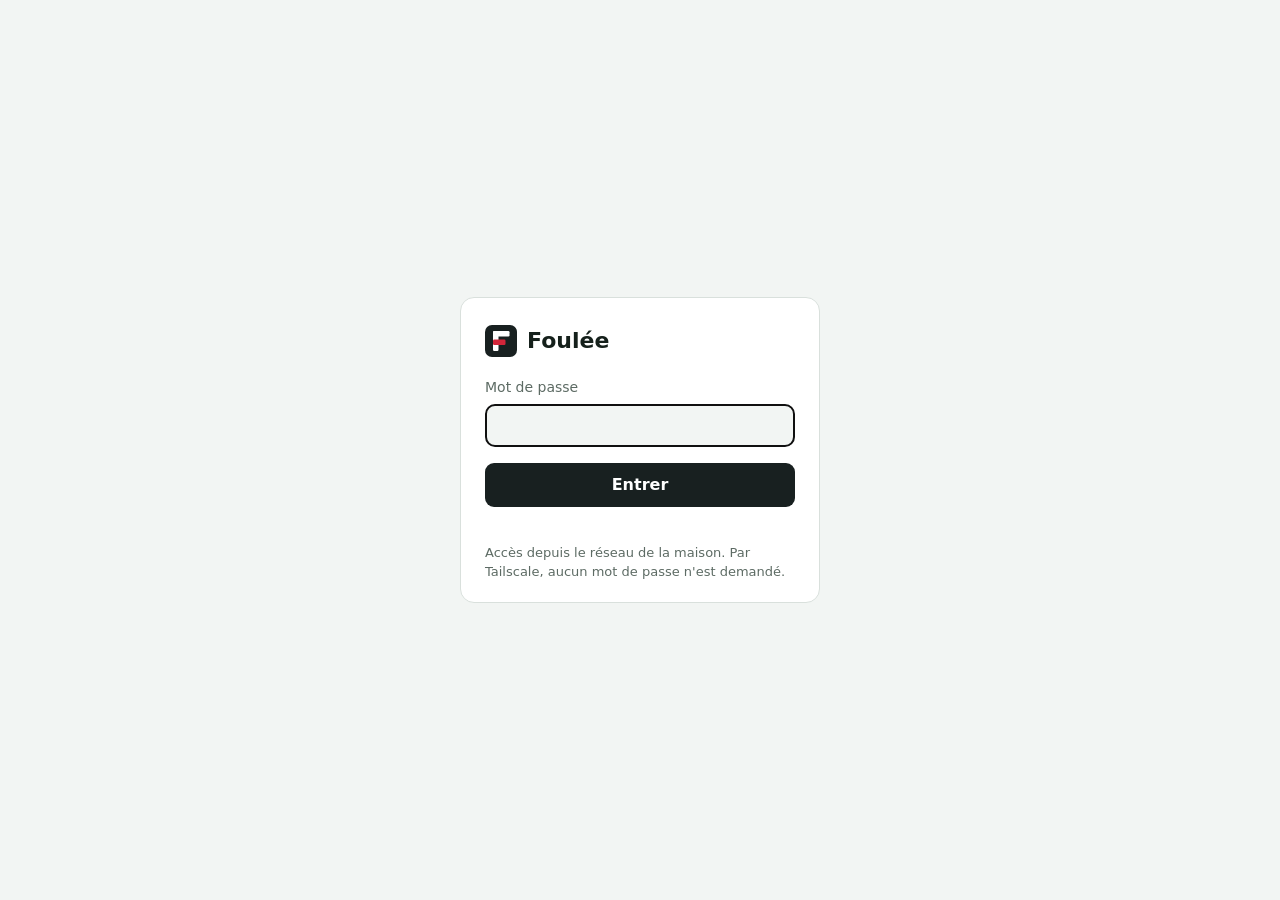
<file: foulee/static/connexion.html>
<!doctype html>
<html lang="fr">
<head>
<meta charset="utf-8">
<meta name="viewport" content="width=device-width, initial-scale=1">
<meta name="color-scheme" content="light dark">
<link rel="icon" href="data:image/svg+xml,%3Csvg xmlns='http://www.w3.org/2000/svg' viewBox='0 0 32 32'%3E%3Crect width='32' height='32' rx='7' fill='%23182020'/%3E%3Crect x='8' y='6' width='5.5' height='20' rx='1.2' fill='%23fff'/%3E%3Crect x='8' y='6' width='16.5' height='5.5' rx='1.2' fill='%23fff'/%3E%3Crect x='8' y='14.5' width='12.5' height='5.5' rx='1.2' fill='%23d3263a'/%3E%3C/svg%3E">
<meta name="theme-color" content="#182020">
<title>Foulée · connexion</title>
<style>
  :root { --page: #f2f5f3; --surface: #ffffff; --ink: #15201b; --muted: #5d6b64; --hair: #d9e0dc; --bark: #182020; --bad: #b02a2a; }
  @media (prefers-color-scheme: dark) {
    :root { --page: #101614; --surface: #18201d; --ink: #e4ebe7; --muted: #9aa8a1; --hair: #2a3530; --bad: #ef6b6b; }
  }
  * { box-sizing: border-box; }
  body { margin: 0; min-height: 100vh; display: grid; place-items: center; padding: 24px;
         background: var(--page); color: var(--ink); font: 16px/1.5 system-ui, "Segoe UI", sans-serif; }
  form { width: min(360px, 100%); background: var(--surface); border: 1px solid var(--hair); border-radius: 14px; padding: 26px 24px 20px; }
  .brand { display: flex; align-items: center; gap: 10px; font-weight: 600; font-size: 22px; margin-bottom: 20px; }
  .chip { display: block; flex: none; }
  label { display: grid; gap: 6px; font-size: 14px; font-weight: 500; color: var(--muted); }
  input { font: inherit; padding: 10px 12px; border-radius: 9px; border: 1px solid var(--hair); background: var(--page); color: var(--ink); }
  button { margin-top: 16px; width: 100%; font: inherit; font-weight: 600; padding: 10px; border: 0; border-radius: 9px;
           background: var(--bark); color: #fff; cursor: pointer; }
  button:disabled { opacity: 0.6; cursor: wait; }
  .msg { min-height: 1.4em; margin: 10px 0 0; font-size: 14px; color: var(--bad); }
  .note { font-size: 13px; color: var(--muted); margin: 6px 0 0; }
</style>
</head>
<body>
<form id="login">
  <div class="brand"><svg viewBox="0 0 32 32" width="32" height="32" class="chip" aria-hidden="true"><rect width="32" height="32" rx="7" fill="#182020"/><rect x="8" y="6" width="5.5" height="20" rx="1.2" fill="#fff"/><rect x="8" y="6" width="16.5" height="5.5" rx="1.2" fill="#fff"/><rect x="8" y="14.5" width="12.5" height="5.5" rx="1.2" fill="#d3263a"/></svg>Foulée</div>
  <label>Mot de passe<input type="password" name="password" autocomplete="current-password" required autofocus></label>
  <button type="submit">Entrer</button>
  <p class="msg" id="msg" role="alert"></p>
  <p class="note">Accès depuis le réseau de la maison. Par Tailscale, aucun mot de passe n'est demandé.</p>
</form>
<script>
  const form = document.getElementById("login");
  const msg = document.getElementById("msg");
  form.addEventListener("submit", async (event) => {
    event.preventDefault();
    msg.textContent = "";
    form.querySelector("button").disabled = true;
    let response = null;
    try {
      response = await fetch("/api/connexion", {
        method: "POST",
        headers: { "Content-Type": "application/json", "X-Foulee": "1" },
        body: JSON.stringify({ mot_de_passe: form.password.value }),
      });
    } catch (error) { /* serveur injoignable */ }
    form.querySelector("button").disabled = false;
    if (response && response.ok) { location.replace("/"); return; }
    let detail = "Le serveur Foulée ne répond pas.";
    if (response) {
      try { detail = (await response.json()).detail; } catch (error) { detail = `Erreur ${response.status}`; }
    }
    msg.textContent = detail;
    form.password.select();
  });
</script>
</body>
</html>
</file>
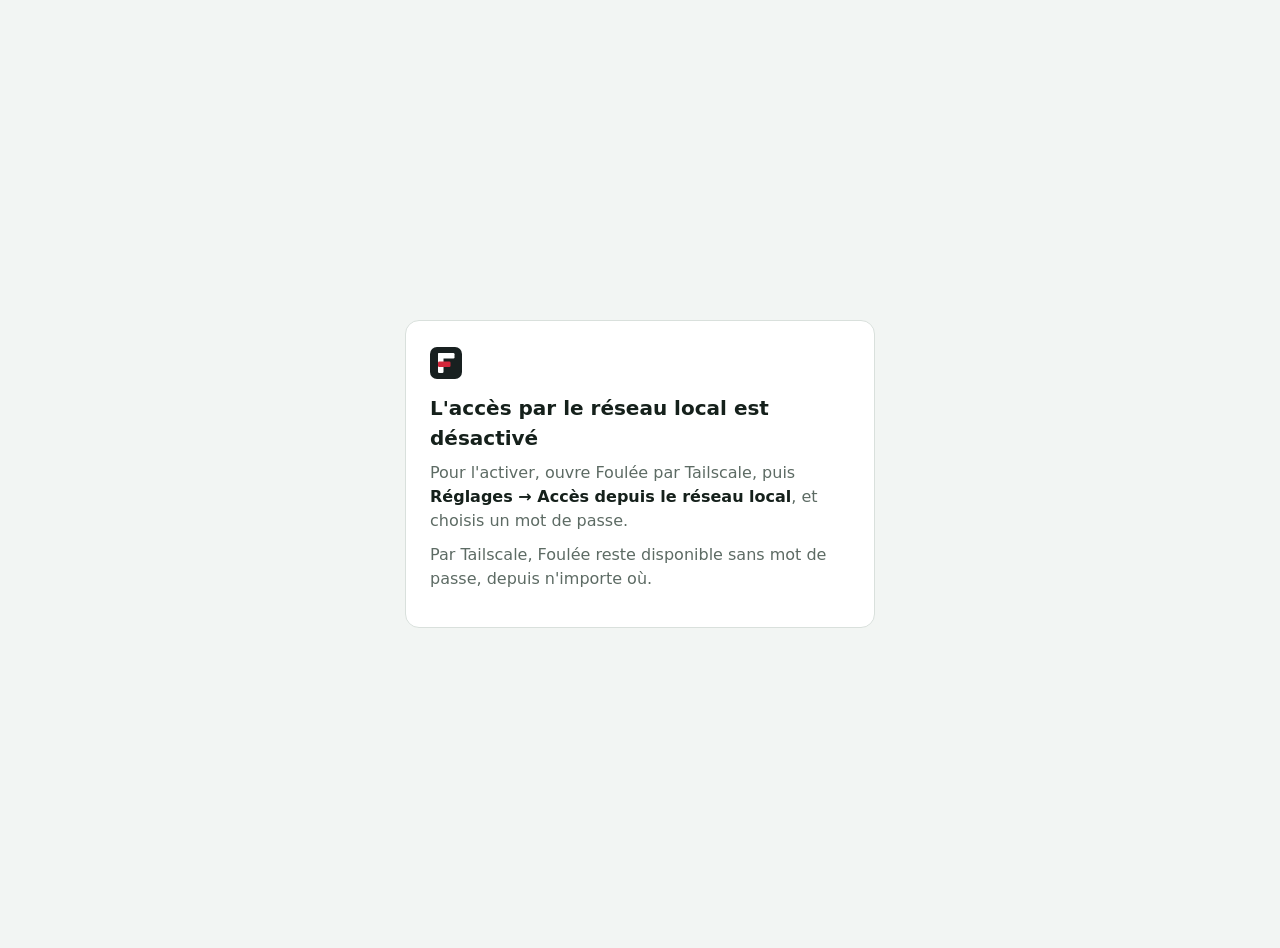
<file: foulee/static/reseau-desactive.html>
<!doctype html>
<html lang="fr">
<head>
<meta charset="utf-8">
<meta name="viewport" content="width=device-width, initial-scale=1">
<meta name="color-scheme" content="light dark">
<title>Foulée</title>
<style>
  :root { --page: #f2f5f3; --surface: #ffffff; --ink: #15201b; --muted: #5d6b64; --hair: #d9e0dc; --bark: #182020; }
  @media (prefers-color-scheme: dark) {
    :root { --page: #101614; --surface: #18201d; --ink: #e4ebe7; --muted: #9aa8a1; --hair: #2a3530; }
  }
  body { margin: 0; min-height: 100vh; display: grid; place-items: center; padding: 24px;
         background: var(--page); color: var(--ink); font: 16px/1.5 system-ui, "Segoe UI", sans-serif; }
  main { width: min(420px, 100%); background: var(--surface); border: 1px solid var(--hair); border-radius: 14px; padding: 26px 24px; }
  .chip { display: block; flex: none; margin-bottom: 14px; }
  h1 { font-size: 20px; margin: 0 0 8px; }
  p { margin: 0 0 10px; color: var(--muted); }
  b { color: var(--ink); font-weight: 600; }
</style>
</head>
<body>
<main>
  <svg viewBox="0 0 32 32" width="32" height="32" class="chip" aria-hidden="true"><rect width="32" height="32" rx="7" fill="#182020"/><rect x="8" y="6" width="5.5" height="20" rx="1.2" fill="#fff"/><rect x="8" y="6" width="16.5" height="5.5" rx="1.2" fill="#fff"/><rect x="8" y="14.5" width="12.5" height="5.5" rx="1.2" fill="#d3263a"/></svg>
  <h1>L'accès par le réseau local est désactivé</h1>
  <p>Pour l'activer, ouvre Foulée par Tailscale, puis <b>Réglages → Accès depuis le réseau local</b>, et choisis un mot de passe.</p>
  <p>Par Tailscale, Foulée reste disponible sans mot de passe, depuis n'importe où.</p>
</main>
</body>
</html>
</file>
